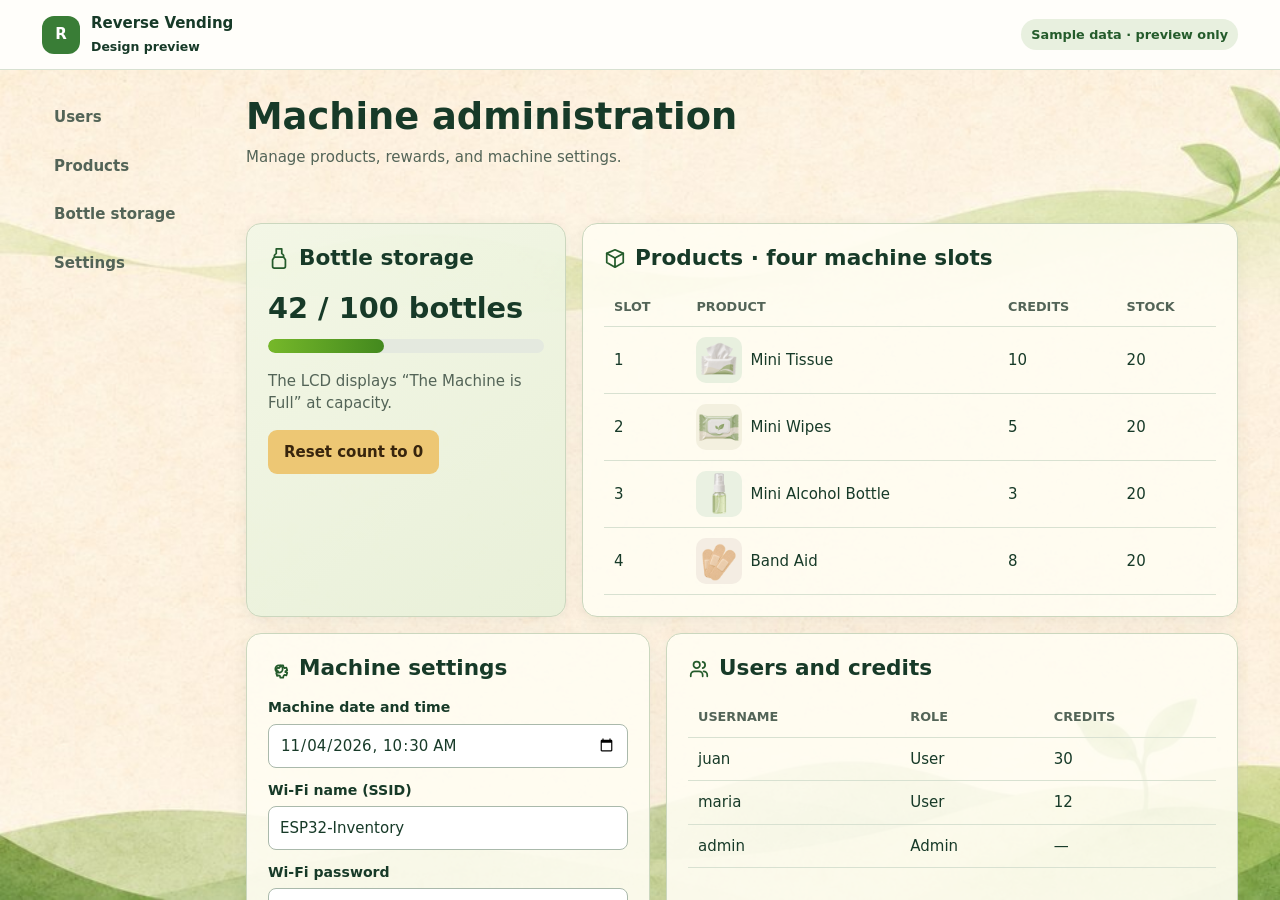
<file: data/admin-test.html>
<!doctype html>
<html lang="en">
<meta charset="utf-8">
<meta name="viewport" content="width=device-width,initial-scale=1">
<title>Admin UI Preview</title>
<style>html,body{margin:0;min-height:100%;}iframe{display:block;width:100%;height:100vh;height:100dvh;border:0}</style>
<iframe title="Admin interface preview" src="test.html?view=admin"></iframe>
</html>
</file>
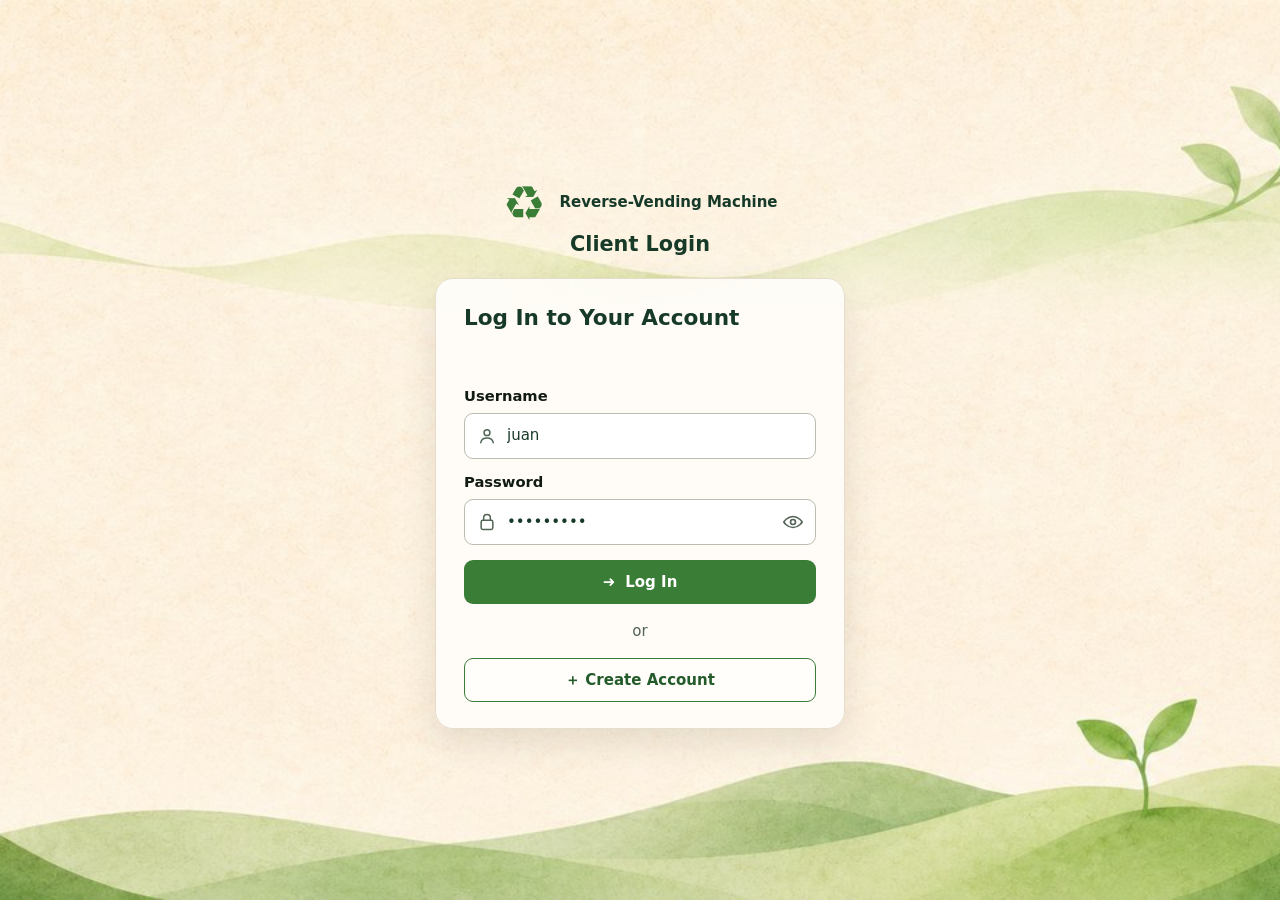
<file: data/login-test.html>
<!doctype html>
<html lang="en">
<meta charset="utf-8">
<meta name="viewport" content="width=device-width,initial-scale=1">
<title>Login UI Preview</title>
<style>html,body{margin:0;min-height:100%;}iframe{display:block;width:100%;height:100vh;height:100dvh;border:0}</style>
<iframe title="Login interface preview" src="test.html?view=login"></iframe>
</html>
</file>
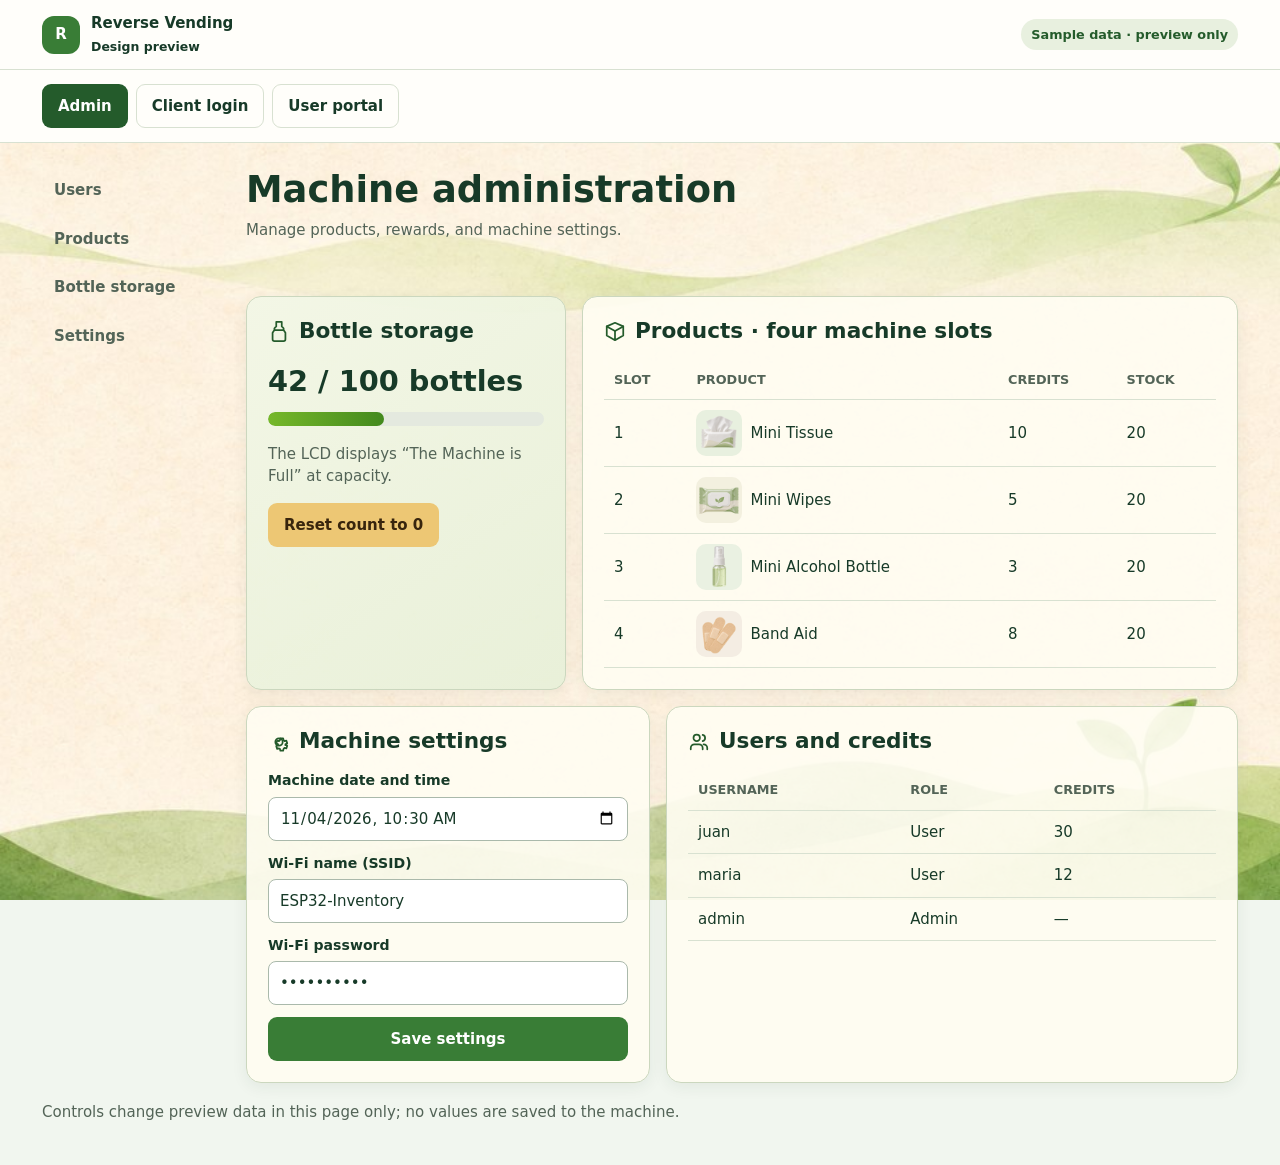
<file: data/test.html>
<!doctype html>
<html lang="en">
<meta charset="utf-8">
<meta name="viewport" content="width=device-width,initial-scale=1">
<title>Reverse Vending UI Preview</title>
<link rel="icon" href="data:,">
<style>
:root{color-scheme:light;--ink:#173a28;--muted:#536457;--green:#397d36;--green-dark:#245b2b;--sage:#e8f0df;--paper:#f1f6ef;--line:#d8e1d1;--white:#fffefa;--amber:#edc774}
*{box-sizing:border-box}body{margin:0;background:var(--paper);color:var(--ink);font:15px/1.5 system-ui,sans-serif}h1,h2,h3,p{margin-top:0}h1{font-size:clamp(1.8rem,3vw,2.3rem);line-height:1.15;margin-bottom:8px}h2{font-size:1.35rem;line-height:1.25;margin-bottom:15px}h3{font-size:1.05rem}button,input{font:inherit}button{min-height:44px;padding:9px 15px;border:1px solid transparent;border-radius:9px;background:var(--green);color:white;font-weight:700;cursor:pointer}button:hover{background:var(--green-dark)}button:focus-visible,a:focus-visible,input:focus-visible{outline:3px solid #a85f05;outline-offset:2px}.secondary{background:var(--white);border-color:var(--line);color:var(--ink)}.secondary:hover{background:var(--sage);color:var(--ink)}.danger{background:var(--amber);color:#38250d}.danger:hover{background:#e1b55f;color:#38250d}.topbar{min-height:68px;padding:12px clamp(14px,4vw,42px);display:flex;align-items:center;justify-content:space-between;background:var(--white);border-bottom:1px solid var(--line);gap:16px}.brand{display:flex;align-items:center;gap:11px;font-weight:800}.brand-mark{width:38px;height:38px;display:grid;place-items:center;border-radius:12px;background:var(--green);color:white}.preview-tag{padding:6px 10px;border-radius:99px;background:var(--sage);color:var(--green-dark);font-size:.8rem;font-weight:800}.preview-nav{display:flex;gap:8px;overflow:auto;padding:14px clamp(14px,4vw,42px);border-bottom:1px solid var(--line);background:var(--white)}.preview-nav button{flex:none}.preview-nav [aria-pressed=true]{background:var(--green-dark)}main{max-width:1280px;margin:auto;padding:26px clamp(14px,4vw,42px)}[hidden]{display:none!important}.subhead,.hint{color:var(--muted)}.muted{color:var(--muted)}.notice{min-height:24px;color:var(--green-dark)}.panel{min-width:0;padding:21px;border:1px solid var(--line);border-radius:15px;background:var(--white);box-shadow:0 3px 12px #203c2810}.grid{display:grid;grid-template-columns:repeat(2,minmax(0,1fr));gap:16px}.wide{grid-column:1/-1}.field{display:grid;gap:5px}.field label{font-size:.88rem;font-weight:700}.field input{width:100%;min-height:44px;padding:9px 11px;border:1px solid #aab9ab;border-radius:8px;background:white;color:var(--ink)}.stack{display:grid;gap:12px}.row{display:grid;grid-template-columns:1fr 1fr;gap:10px}.table-wrap{overflow:auto}table{width:100%;border-collapse:collapse;white-space:nowrap}td,th{padding:10px;text-align:left;border-bottom:1px solid var(--line)}th{color:var(--muted);font-size:.8rem;text-transform:uppercase}.storage-count{font-size:1.8rem;font-weight:850}.meter{height:11px;margin:9px 0 17px;border-radius:99px;background:#e4e9df;overflow:hidden}.meter span{display:block;height:100%;background:var(--green);border-radius:inherit}.shell{display:grid;grid-template-columns:180px minmax(0,1fr);gap:24px}.side-nav{display:grid;align-content:start;gap:6px}.side-nav a{padding:10px 12px;border-radius:8px;color:var(--muted);text-decoration:none;font-weight:700}.side-nav a:hover{background:var(--sage);color:var(--green-dark)}.brand-large{display:flex;align-items:center;gap:12px;margin-bottom:28px}.brand-large .brand-mark{width:44px;height:44px}.login-layout{width:min(100%,900px);margin:20px auto;display:grid;grid-template-columns:1fr minmax(310px,.8fr);overflow:hidden;border:1px solid var(--line);border-radius:20px;background:var(--white);box-shadow:0 18px 42px #183a2818}.welcome{padding:clamp(24px,5vw,56px);display:flex;flex-direction:column;justify-content:center;background:var(--sage)}.welcome h2{font-size:2rem}.login-panel{padding:clamp(22px,4vw,42px);display:flex;flex-direction:column;justify-content:center}.login-panel h2{margin-bottom:5px}.form-divider{margin:14px 0;text-align:center;color:var(--muted)}.credit-card{padding:16px 19px;border-radius:13px;background:var(--sage)}.credit-value{font-size:2.5rem;line-height:1.15;font-weight:850}.portal-grid{display:grid;grid-template-columns:1fr 1fr;gap:16px}.portal-welcome{grid-column:1/-1;display:flex;justify-content:space-between;align-items:center;gap:18px}.product-list{list-style:none;margin:0;padding:0}.product-list li{display:flex;justify-content:space-between;align-items:center;gap:12px;padding:12px 0;border-bottom:1px solid var(--line)}.product-list li:last-child{border-bottom:0}.status{min-height:24px;color:var(--green-dark)}
@media(max-width:800px){.shell{grid-template-columns:1fr;gap:14px}.side-nav{display:flex;overflow:auto}.side-nav a{white-space:nowrap}.grid,.portal-grid{grid-template-columns:1fr}.wide,.portal-welcome{grid-column:auto}.login-layout{grid-template-columns:1fr;max-width:520px;margin:0 auto}.welcome{padding:24px}.portal-welcome{align-items:stretch;flex-direction:column}}
@media(max-width:480px){.topbar{align-items:center}.brand br,.brand small{display:none}.brand{white-space:nowrap;font-size:.9rem}.preview-tag{font-size:12px;white-space:nowrap}.row{grid-template-columns:1fr}.panel{padding:16px}main{padding-top:18px}.product-list li{align-items:flex-start}.product-list button{padding:8px 10px}}
.admin-product{display:flex;align-items:center;gap:8px}.admin-product-art{width:34px;height:34px;flex:none;border-radius:7px;background-color:var(--sage);background-image:url('product-sprite.png');background-repeat:no-repeat;background-size:200% 200%;background-position:0 0}.admin-product-art.slot-2{background-position:100% 0;background-color:#f3f0df}.admin-product-art.slot-3{background-position:0 100%;background-color:#eaf1e2}.admin-product-art.slot-4{background-position:100% 100%;background-color:#f4ede3}.product-list{display:grid;grid-template-columns:repeat(3,minmax(0,1fr));gap:14px;list-style:none;margin:0;padding:0}.product-list li.product-card{display:grid;grid-template-columns:1fr;overflow:hidden;border:1px solid var(--line);border-radius:14px;background:var(--white)}.product-art{height:138px;background-color:var(--sage);background-image:url('product-sprite.png');background-repeat:no-repeat;background-size:200% 200%;background-position:0 0}.product-art.slot-2{background-position:100% 0;background-color:#f3f0df}.product-art.slot-3{background-position:0 100%;background-color:#eaf1e2}.product-art.slot-4{background-position:100% 100%;background-color:#f4ede3}.product-info{display:grid;gap:8px;padding:13px}.product-info button{width:100%}
@media(max-width:800px){.product-list{grid-template-columns:repeat(2,minmax(0,1fr))}}
@media(max-width:480px){.product-list{grid-template-columns:1fr}}
body{background-image:url('login-background.jpg');background-position:center top;background-size:cover;background-attachment:fixed}
body.login-preview{min-height:100vh;padding:0;display:grid;place-items:center;background-image:url('login-background.jpg');background-position:center;background-size:cover;background-attachment:fixed}body.login-preview .topbar,body.login-preview #previewNote{display:none}body.login-preview main{width:100%;min-height:100vh;margin:0;padding:20px;display:grid;place-items:center}body.login-preview #loginView{width:min(100%,410px)}body.login-preview .login-layout{width:100%;min-height:0;display:block;overflow:visible;border:0;border-radius:0;background:transparent;box-shadow:none}body.login-preview .welcome{padding:8px 12px 20px;display:block;text-align:center;background:transparent}body.login-preview .brand-large{justify-content:center;gap:14px;margin:0 0 5px}body.login-preview .brand-large .brand-mark{width:auto;height:auto;border-radius:0;background:transparent;color:var(--green);font-size:48px;line-height:1}body.login-preview .welcome h2{margin:0;font-size:1.3rem}body.login-preview .welcome p{display:none}body.login-preview .login-panel{padding:26px 28px;border:1px solid #e5decf;border-radius:18px;background:#fffdf9ef;box-shadow:0 14px 34px #473a2220}body.login-preview .login-panel h2{font-size:1.35rem;margin-bottom:14px}body.login-preview .login-panel>.muted{display:none}body.login-preview .login-panel .field{gap:6px}body.login-preview .login-panel .field label{font-size:.92rem;color:#111b13}body.login-preview .input-wrap{position:relative;display:flex;align-items:center}body.login-preview .field-icon{position:absolute;left:13px;width:20px;height:20px;color:#516453;pointer-events:none}body.login-preview .field-icon svg,body.login-preview .eye-button svg{display:block;width:100%;height:100%;fill:none;stroke:currentColor;stroke-width:1.8;stroke-linecap:round;stroke-linejoin:round}body.login-preview .field input{padding:10px 42px;min-height:46px;border-color:#bcbcaf;border-radius:9px}body.login-preview .eye-button{position:absolute;right:4px;width:38px;min-height:38px;height:38px;padding:8px;background:transparent;color:#536457;border:0}body.login-preview .login-submit{display:flex;align-items:center;justify-content:center;gap:10px;width:100%;margin-top:3px}body.login-preview .login-panel>#registerToggle{width:100%;border-color:var(--green);color:var(--green-dark)}body.login-preview .login-panel>#registerToggle:hover{background:var(--sage)}body.login-preview .login-panel .form-divider{margin:16px 0}
#portalView .portal-brand{margin:0 2px 6px}#portalView .portal-logo{font-size:34px}#portalView .portal-welcome{gap:6px;padding:10px}#portalView .credit-strip{padding:6px 9px;grid-template-columns:30px 1fr auto}#portalView .coin-icon{width:27px;height:27px}#portalView .credit-value{font-size:1.9rem}#portalView #insertSample{min-height:40px}#portalView .insert-icon{width:16px;height:19px}#portalView .insert-hint,#portalView .status{font-size:12px;line-height:1.2}#portalView .portal-grid{gap:8px}#portalView .redeem-panel{padding:10px}#portalView .panel-title{display:flex;align-items:center;gap:8px;font-size:1.12rem;margin-bottom:5px}#portalView .panel-title-icon{display:block;flex:none;width:19px;height:19px}#portalView .product-list{gap:5px}#portalView .product-list li.product-card{display:flex;align-items:center;min-height:50px;padding:3px 6px;gap:7px}#portalView .product-art{width:34px;height:36px}#portalView .product-info{gap:0 6px}#portalView .product-info strong{font-size:.82rem;line-height:1.2}#portalView .product-info span{font-size:12px;line-height:1.2}#portalView .product-info button{min-width:68px;min-height:32px;padding:4px 7px;font-size:.77rem}#portalView .account-actions{gap:7px}#portalView .account-actions button{min-height:36px;padding:6px 8px;font-size:.84rem}#portalView .account-icon{width:15px;height:15px}#portalView .security-panel{padding:12px}
#portalView .portal-brand>span:last-child{display:grid;line-height:1.2}#portalView .coin-icon,#portalView .insert-icon{display:block;flex:none}
body.portal-preview{background-image:url('login-background.jpg');background-position:center top;background-size:cover;background-attachment:fixed}#portalView .portal-brand{display:flex;align-items:center;gap:8px}#portalView .portal-welcome{display:grid;grid-template-columns:1fr;align-items:stretch}#portalView .credit-strip{display:grid;grid-template-columns:30px 1fr auto;align-items:center;gap:7px;border-radius:10px;background:#e7f1d8}#portalView .coin-icon{width:27px;height:27px;color:var(--green-dark)}#portalView .credit-label{font-size:.9rem;font-weight:750}#portalView .credit-value{font-size:1.9rem;line-height:1;font-weight:850}#portalView #insertSample{display:flex;align-items:center;justify-content:center;gap:8px;width:100%}#portalView .insert-icon{width:16px;height:19px}#portalView .insert-hint,#portalView .status{margin:0;text-align:center}#portalView .portal-grid{display:grid;grid-template-columns:1fr}#portalView .panel-title{display:flex;align-items:center;gap:8px}#portalView .panel-title-icon{display:block;flex:none;width:19px;height:19px;color:var(--green-dark)}#portalView .product-list{display:grid;grid-template-columns:1fr}#portalView .product-list li.product-card{display:flex;align-items:center}#portalView .product-art{display:block;flex:none;width:34px;height:36px}#portalView .product-info{display:grid;flex:1;min-width:0;grid-template-columns:minmax(0,1fr) auto;grid-template-rows:auto auto;align-items:center;padding:0}#portalView .product-info button{grid-column:2;grid-row:1/3;width:auto}#portalView .account-actions{display:grid;grid-template-columns:1fr 1fr}#portalView .account-actions button{display:flex;align-items:center;justify-content:center}#portalView .account-icon{display:block;flex:none}#portalView .coin-icon svg,#portalView .insert-icon svg,#portalView .panel-title-icon svg,#portalView .account-icon svg{display:block;width:100%;height:100%;fill:none;stroke:currentColor;stroke-width:1.9;stroke-linecap:round;stroke-linejoin:round}
body.portal-preview{min-height:100vh;min-height:100svh;display:flex;flex-direction:column}body.portal-preview .topbar,body.portal-preview .preview-nav{flex:none}body.portal-preview main{width:100%;flex:1;min-height:0;display:flex;flex-direction:column;margin:0;padding:8px clamp(8px,2vw,18px)}body.portal-preview #previewNote{display:none}body.portal-preview #portalView:not([hidden]){display:flex;flex:1;min-height:0;width:min(100%,900px);margin:0 auto;flex-direction:column}body.portal-preview #portalView>.portal-brand,body.portal-preview #portalView>.portal-welcome,body.portal-preview #portalView>.portal-grid>.account-actions{flex:none}body.portal-preview #portalView>.portal-grid{flex:1;min-height:0;display:flex;flex-direction:column}body.portal-preview #portalView .redeem-panel{flex:1;min-height:0;display:flex;flex-direction:column}body.portal-preview #portalView .product-list{flex:1;min-height:0;display:flex;flex-direction:column}body.portal-preview #portalView .product-list li.product-card{flex:1;min-height:50px}
/* Keep the preview controls reachable and the portal readable at every width. */
.preview-nav button{min-height:44px}
#portalView .portal-welcome{gap:8px;padding:12px}
#portalView .credit-strip{padding:8px 12px}
#portalView #insertSample{min-height:48px}
#portalView .insert-hint,#portalView .status{font-size:14px;line-height:1.35}
#portalView .product-list li.product-card{min-height:58px}
#portalView .product-info strong{font-size:.9rem;line-height:1.3}
#portalView .product-info span{font-size:14px;line-height:1.35}
#portalView .product-info button,#portalView .account-actions button{min-height:44px}
@media(min-width:720px){body.portal-preview #portalView:not([hidden]){display:grid;grid-template-columns:minmax(280px,.8fr) minmax(0,1.2fr);grid-template-rows:auto 1fr;width:min(100%,1200px);align-content:stretch;gap:12px}#portalView>.portal-brand{grid-column:1/-1}#portalView>.portal-welcome{grid-column:1;grid-row:2;align-self:start}#portalView>.portal-grid{grid-column:2;grid-row:2;display:flex;flex-direction:column;min-height:0;margin-top:0!important}body.portal-preview #portalView .product-list{display:grid;grid-template-columns:repeat(2,minmax(0,1fr));align-content:stretch}body.portal-preview #portalView .product-list li.product-card{min-height:70px}}

/* Match the concept board while keeping the preview controls API-free. */
#adminView .panel{background:#fffdf2e8;border-color:#cbd7be;box-shadow:0 4px 16px #203c2812}#adminView .panel h2{display:flex;align-items:center;gap:9px}#adminView .panel h2 svg{width:22px;height:22px;flex:none;fill:none;stroke:#245b2b;stroke-width:1.9;stroke-linecap:round;stroke-linejoin:round}#preview-storage{background:linear-gradient(145deg,#f2f7e6ed,#e7f0d8ed)!important}#preview-storage .meter{height:14px}#preview-storage .meter span{background:linear-gradient(90deg,#76b82a,#43891e)}#adminView .admin-product-art{width:46px;height:46px;border-radius:10px}
@media(min-width:981px){#adminView .grid{grid-template-columns:repeat(12,minmax(0,1fr))}#preview-storage{grid-column:1/5;grid-row:1}#preview-products{grid-column:5/13;grid-row:1}#preview-settings{grid-column:1/6;grid-row:2}#preview-users{grid-column:6/13;grid-row:2}}
@media(max-width:980px){#adminView .grid{grid-template-columns:repeat(2,minmax(0,1fr))}#preview-storage,#preview-settings{grid-column:auto;grid-row:auto}#preview-products,#preview-users{grid-column:1/-1}}
@media(max-width:620px){#adminView .grid{grid-template-columns:1fr}#preview-storage,#preview-settings,#preview-products,#preview-users{grid-column:1;grid-row:auto}}

.modal{position:fixed;inset:0;z-index:20;display:none;place-items:center;padding:16px;background:#173a28b8;backdrop-filter:blur(5px)}.modal>div{width:min(100%,420px);padding:26px;border:1px solid #d4dfc7;border-radius:22px;background:linear-gradient(160deg,#fffdf5,#f1f6e8);color:var(--ink);text-align:center;box-shadow:0 24px 70px #12281550}.modal h2{margin:0 0 14px;font-size:1.6rem}.session-mark{display:grid;width:54px;height:54px;margin:0 auto 10px;place-items:center;border-radius:16px;background:#e4f0d6;color:var(--green-dark)}.session-mark svg{width:26px;height:34px;fill:none;stroke:currentColor;stroke-width:1.8;stroke-linecap:round;stroke-linejoin:round}.session-kicker{margin:0;color:var(--green-dark);font-size:.78rem;font-weight:800;letter-spacing:.11em;text-transform:uppercase}.countdown-ring{display:grid;width:116px;height:116px;margin:0 auto 14px;place-items:center;border:8px solid #dfe9d5;border-top-color:var(--green);border-radius:50%;background:#fffefa;color:var(--green-dark)}.countdown-center{display:grid;width:100%;height:100%;padding:12px;box-sizing:border-box;place-content:center;gap:0;background:transparent;color:var(--green-dark)}.countdown-center>span{font-size:2.2rem;font-weight:850;line-height:1}.countdown-center small{font-size:.75rem}.modal #previewInsertHelp{max-width:310px;margin:0 auto 18px;color:var(--muted)}.modal button{width:100%;min-height:48px}
</style>
<body>
<header class="topbar"><div class="brand"><span class="brand-mark" aria-hidden="true">R</span><span>Reverse Vending<br><small>Design preview</small></span></div><span class="preview-tag">Sample data · preview only</span></header>
<nav class="preview-nav" aria-label="Preview screen"><button data-view="admin" aria-pressed="true">Admin</button><button data-view="login" class="secondary" aria-pressed="false">Client login</button><button data-view="portal" class="secondary" aria-pressed="false">User portal</button></nav>
<main>
  <section id="adminView" class="shell">
    <nav class="side-nav" aria-label="Admin sections"><a href="#preview-users">Users</a><a href="#preview-products">Products</a><a href="#preview-storage">Bottle storage</a><a href="#preview-settings">Settings</a></nav>
    <div><h1>Machine administration</h1><p class="subhead">Manage products, rewards, and machine settings.</p><p id="adminMessage" class="notice" role="status" aria-live="polite"></p>
      <div class="grid">
        <section id="preview-storage" class="panel"><h2><svg viewBox="0 0 24 24" aria-hidden="true"><path d="M9 2h6v5l2 2v2H7V9l2-2V2Zm-2 9h10l2 3v7a2 2 0 0 1-2 2H7a2 2 0 0 1-2-2v-7l2-3Z"/></svg>Bottle storage</h2><div id="sampleCount" class="storage-count">42 / 100 bottles</div><div class="meter"><span id="sampleMeter" style="width:42%"></span></div><p class="hint">The LCD displays “The Machine is Full” at capacity.</p><button id="resetSample" class="danger" type="button">Reset count to 0</button></section>
        <section id="preview-settings" class="panel"><h2><svg viewBox="0 0 24 24" aria-hidden="true"><path d="M12 8a4 4 0 1 0 0 8 4 4 0 0 0 0-8Z"/><path d="m19 15 2 1-1 3-2-.5-1 1-.5 2h-3l-.5-2-1-.5-2 .5-1-3 2-1v-1l-2-1 1-3 2 .5 1-1 .5-2h3l.5 2 1 1 2-.5 1 3-2 1v1Z"/></svg>Machine settings</h2><form id="sampleSettings" class="stack"><div class="field"><label for="sampleTime">Machine date and time</label><input id="sampleTime" type="datetime-local" value="2026-11-04T10:30"></div><div class="field"><label for="sampleSsid">Wi-Fi name (SSID)</label><input id="sampleSsid" autocomplete="off" value="ESP32-Inventory"></div><div class="field"><label for="sampleWifiPassword">Wi-Fi password</label><input id="sampleWifiPassword" type="password" autocomplete="new-password" value="samplepass"></div><button>Save settings</button></form></section>
        <section id="preview-products" class="panel wide"><h2><svg viewBox="0 0 24 24" aria-hidden="true"><path d="m3 7 9-4 9 4-9 5-9-5Z"/><path d="M3 7v10l9 5 9-5V7M12 12v10"/></svg>Products · four machine slots</h2><div class="table-wrap"><table><thead><tr><th>Slot</th><th>Product</th><th>Credits</th><th>Stock</th></tr></thead><tbody><tr><td>1</td><td class="admin-product"><span class="admin-product-art" role="img" aria-label="Mini Tissue"></span>Mini Tissue</td><td>10</td><td>20</td></tr><tr><td>2</td><td class="admin-product"><span class="admin-product-art slot-2" role="img" aria-label="Mini Wipes"></span>Mini Wipes</td><td>5</td><td>20</td></tr><tr><td>3</td><td class="admin-product"><span class="admin-product-art slot-3" role="img" aria-label="Mini Alcohol Bottle"></span>Mini Alcohol Bottle</td><td>3</td><td>20</td></tr><tr><td>4</td><td class="admin-product"><span class="admin-product-art slot-4" role="img" aria-label="Band Aid"></span>Band Aid</td><td>8</td><td>20</td></tr></tbody></table></div></section>
        <section id="preview-users" class="panel wide"><h2><svg viewBox="0 0 24 24" aria-hidden="true"><path d="M16 20v-1.5a4 4 0 0 0-4-4H7a4 4 0 0 0-4 4V20M9.5 11a3.5 3.5 0 1 0 0-7 3.5 3.5 0 0 0 0 7ZM16 4.2a3.5 3.5 0 0 1 0 6.8M17 14.5a4 4 0 0 1 4 4V20"/></svg>Users and credits</h2><div class="table-wrap"><table><thead><tr><th>Username</th><th>Role</th><th>Credits</th></tr></thead><tbody><tr><td>juan</td><td>User</td><td>30</td></tr><tr><td>maria</td><td>User</td><td>12</td></tr><tr><td>admin</td><td>Admin</td><td>—</td></tr></tbody></table></div></section>
      </div>
    </div>
  </section>
  <section id="loginView" hidden><div class="login-layout"><div class="welcome"><div class="brand-large"><span class="brand-mark" aria-hidden="true">♻</span><strong>Reverse-Vending Machine</strong></div><h2>Client Login</h2><p class="muted">Recycle bottles, earn credits, and redeem everyday products.</p></div><div class="login-panel"><h2 id="loginTitle">Log In to Your Account</h2><p id="loginHint" class="muted">Sign in to your recycling account.</p><p id="loginMessage" class="status" role="status" aria-live="polite"></p><form id="sampleLogin" class="stack"><div class="field"><label for="loginUser">Username</label><div class="input-wrap"><span class="field-icon" aria-hidden="true"><svg viewBox="0 0 24 24"><circle cx="12" cy="8" r="3.5"/><path d="M4.5 20c.6-3.3 3.3-5.5 7.5-5.5s6.9 2.2 7.5 5.5"/></svg></span><input id="loginUser" autocomplete="username" placeholder="Enter username" value="juan"></div></div><div class="field"><label for="loginPassword">Password</label><div class="input-wrap"><span class="field-icon" aria-hidden="true"><svg viewBox="0 0 24 24"><rect x="5" y="10" width="14" height="11" rx="2"/><path d="M8 10V7a4 4 0 0 1 8 0v3"/></svg></span><input id="loginPassword" type="password" autocomplete="current-password" placeholder="Enter password" value="sample123"><button class="eye-button" type="button" data-preview-password="loginPassword" aria-label="Show password"><svg viewBox="0 0 24 24"><path d="M2 12s3.5-6 10-6 10 6 10 6-3.5 6-10 6S2 12 2 12Z"/><circle cx="12" cy="12" r="2.7"/></svg></button></div></div><button class="login-submit"><span aria-hidden="true">➜</span> Log In</button></form><form id="sampleRegister" class="stack" hidden><div class="row"><div class="field"><label for="newFirst">First name</label><input id="newFirst" autocomplete="given-name"></div><div class="field"><label for="newLast">Last name</label><input id="newLast" autocomplete="family-name"></div></div><div class="field"><label for="newUsername">Username</label><input id="newUsername" autocomplete="username"></div><div class="field"><label for="newPassword">Password</label><input id="newPassword" type="password" autocomplete="new-password"></div><button>Create account</button></form><div class="form-divider">or</div><button id="registerToggle" class="secondary" type="button">＋ Create Account</button></div></div></section>
  <section id="portalView" hidden><div class="portal-brand"><span class="portal-logo" aria-hidden="true">♻</span><span><strong>Reverse-Vending Machine</strong><small>User Portal</small></span></div><header class="portal-welcome panel"><div class="credit-strip"><span class="coin-icon" aria-hidden="true"><svg viewBox="0 0 32 32"><ellipse cx="14" cy="8" rx="9" ry="4"/><path d="M5 8v5c0 2.2 4 4 9 4 1.4 0 2.8-.2 4-.5M5 13v5c0 2.2 4 4 9 4 1.7 0 3.3-.2 4.7-.7M12 22v2c0 2.2 4 4 9 4s9-1.8 9-4v-5M12 22v-5M21 13c5 0 9 1.8 9 4s-4 4-9 4-9-1.8-9-4 4-4 9-4Z"/></svg></span><span class="credit-label">Your Credits</span><strong id="sampleCredits" class="credit-value">30</strong></div><button id="insertSample" type="button"><span class="insert-icon" aria-hidden="true"><svg viewBox="0 0 24 32"><path d="M9 2h6v5l2 2v2H7V9l2-2V2Z"/><path d="M7 11h10l2 3v14a2 2 0 0 1-2 2H7a2 2 0 0 1-2-2V14l2-3Z"/></svg></span>Insert Bottle</button><p class="insert-hint">Tap when you insert a bottle into the machine.</p><p id="portalMessage" class="status" role="status" aria-live="polite">Machine ready.</p></header><div class="portal-grid" style="margin-top:12px"><section class="panel redeem-panel"><h2 class="panel-title"><span class="panel-title-icon" aria-hidden="true"><svg viewBox="0 0 24 24"><path d="M3 10h18v11H3zM2 6h20v4H2zM12 6v15M12 6H7.5a2.5 2.5 0 1 1 2.5-2.5C10 5 12 6 12 6Zm0 0h4.5A2.5 2.5 0 1 0 14 3.5C14 5 12 6 12 6Z"/></svg></span>Redeem Product</h2><ul class="product-list"><li class="product-card"><div class="product-art slot-1" role="img" aria-label="Mini Tissue"></div><div class="product-info"><strong>Mini Tissue (Slot 1)</strong><span>10 credits · 20 left</span><button data-cost="10">Redeem</button></div></li><li class="product-card"><div class="product-art slot-2" role="img" aria-label="Mini Wipes"></div><div class="product-info"><strong>Mini Wipes (Slot 2)</strong><span>5 credits · 20 left</span><button data-cost="5">Redeem</button></div></li><li class="product-card"><div class="product-art slot-3" role="img" aria-label="Mini Alcohol Bottle"></div><div class="product-info"><strong>Mini Alcohol Bottle (Slot 3)</strong><span>3 credits · 20 left</span><button data-cost="3">Redeem</button></div></li><li class="product-card"><div class="product-art slot-4" role="img" aria-label="Band Aid"></div><div class="product-info"><strong>Band Aid (Slot 4)</strong><span>8 credits · 20 left</span><button data-cost="8">Redeem</button></div></li></ul></section><section id="previewPasswordPanel" class="panel security-panel" hidden><h2>Change Password</h2><form id="samplePassword" class="stack"><div class="field"><label for="oldPassword">Current password</label><input id="oldPassword" type="password" autocomplete="current-password"></div><div class="field"><label for="replacementPassword">New password</label><input id="replacementPassword" type="password" autocomplete="new-password"></div><button>Save Password</button><button id="cancelPreviewPassword" class="secondary" type="button">Cancel</button></form></section><div class="account-actions"><button id="changePreviewPassword" class="secondary" type="button"><span class="account-icon" aria-hidden="true"><svg viewBox="0 0 24 24"><circle cx="8" cy="15" r="4"/><path d="m11 12 8-8 3 3-8 8M17 6l3 3"/></svg></span>Change Password</button><button id="previewLogout" class="secondary" type="button"><span class="account-icon" aria-hidden="true"><svg viewBox="0 0 24 24"><path d="M10 17l5-5-5-5M15 12H3M13 3h6a2 2 0 0 1 2 2v14a2 2 0 0 1-2 2h-6"/></svg></span>Logout</button></div></div></section>
  <div class="modal" id="previewInsertModal"><div role="dialog" aria-modal="true" aria-labelledby="previewInsertTitle" aria-describedby="previewInsertHelp"><span class="session-mark" aria-hidden="true"><svg viewBox="0 0 24 32"><path d="M9 2h6v5l2 2v2H7V9l2-2V2Z"/><path d="M7 11h10l2 3v14a2 2 0 0 1-2 2H7a2 2 0 0 1-2-2V14l2-3Z"/></svg></span><p class="session-kicker">Preview session</p><h2 id="previewInsertTitle">Insert a bottle</h2><div class="countdown-ring" id="previewTimerRing" role="timer"><span class="countdown-center"><span id="previewSeconds">60</span><small>seconds left</small></span></div><p id="previewInsertHelp">Sample countdown only. No machine sensors are connected.</p><button id="previewDone" type="button">Finish session</button></div></div>
<p id="previewNote" class="muted" style="margin-top:18px">Controls change preview data in this page only; no values are saved to the machine.</p>
</main>
<script>
const $ = id => document.getElementById(id);
function showView(view) {
  for (const name of ['admin','login','portal']) $(name + 'View').hidden = name !== view;
  document.body.classList.toggle('portal-preview', view === 'portal');
  document.querySelectorAll('[data-view]').forEach(button => {
    const active = button.dataset.view === view;
    button.setAttribute('aria-pressed', active);
    button.classList.toggle('secondary', !active);
  });
}
document.querySelectorAll('[data-view]').forEach(button => button.onclick = () => showView(button.dataset.view));
const isolatedView = new URLSearchParams(location.search).get('view');
if (['admin','login'].includes(isolatedView)) {
  document.querySelector('.preview-nav').hidden = true;
  if (isolatedView === 'login') document.body.classList.add('login-preview');
  showView(isolatedView);
}
$('registerToggle').onclick = () => {
  const registering = $('sampleRegister').hidden;
  $('sampleRegister').hidden = !registering; $('sampleLogin').hidden = registering;
  $('loginTitle').textContent = registering ? 'Create your account' : 'Welcome back';
  $('loginHint').textContent = registering ? 'Set up a username and password to get started.' : 'Sign in to your recycling account.';
  $('registerToggle').textContent = registering ? 'Back to login' : 'Create an account';
};
document.querySelectorAll('[data-preview-password]').forEach(button => button.onclick = () => {
  const input = $(button.dataset.previewPassword), visible = input.type === 'password';
  input.type = visible ? 'text' : 'password';
  button.setAttribute('aria-label', visible ? 'Hide password' : 'Show password');
});
$('sampleLogin').onsubmit = event => { event.preventDefault(); showView('portal'); };
$('sampleRegister').onsubmit = event => { event.preventDefault(); $('loginMessage').textContent = 'Preview only: account form looks ready.'; };
$('sampleSettings').onsubmit = event => { event.preventDefault(); $('adminMessage').textContent = 'Preview only: settings form submitted.'; };
$('resetSample').onclick = () => {
  $('sampleCount').textContent = '0 / 100 bottles'; $('sampleMeter').style.width = '0%';
  $('adminMessage').textContent = 'Preview only: sample count reset to zero.';
};
let credits = 30, previewTimer;
const previewModal = $('previewInsertModal');
function finishPreviewSession() { clearInterval(previewTimer); previewModal.style.display = 'none'; $('insertSample').focus(); $('portalMessage').textContent = 'Preview session finished.'; }
$('insertSample').onclick = () => {
  clearInterval(previewTimer);
  let seconds = 60;
  $('previewSeconds').textContent = seconds;
  previewModal.style.display = 'grid';
  $('previewDone').focus();
  previewTimer = setInterval(() => {
    seconds -= 1;
    $('previewSeconds').textContent = seconds;
    if (seconds <= 0) finishPreviewSession();
  }, 1000);
};
$('previewDone').onclick = finishPreviewSession;
document.querySelectorAll('[data-cost]').forEach(button => button.onclick = () => {
  const cost = Number(button.dataset.cost);
  if (credits < cost) { $('portalMessage').textContent = 'Not enough sample credits.'; return; }
  credits -= cost; $('sampleCredits').textContent = credits; $('portalMessage').textContent = `Preview only: redeemed for ${cost} credits.`;
});
$('samplePassword').onsubmit = event => { event.preventDefault(); $('portalMessage').textContent = 'Preview only: password form submitted.'; };
$('changePreviewPassword').onclick = () => { $('previewPasswordPanel').hidden = !$('previewPasswordPanel').hidden; };
$('cancelPreviewPassword').onclick = () => { $('previewPasswordPanel').hidden = true; };
$('previewLogout').onclick = () => showView('login');
</script>
</body>
</html>
</file>
